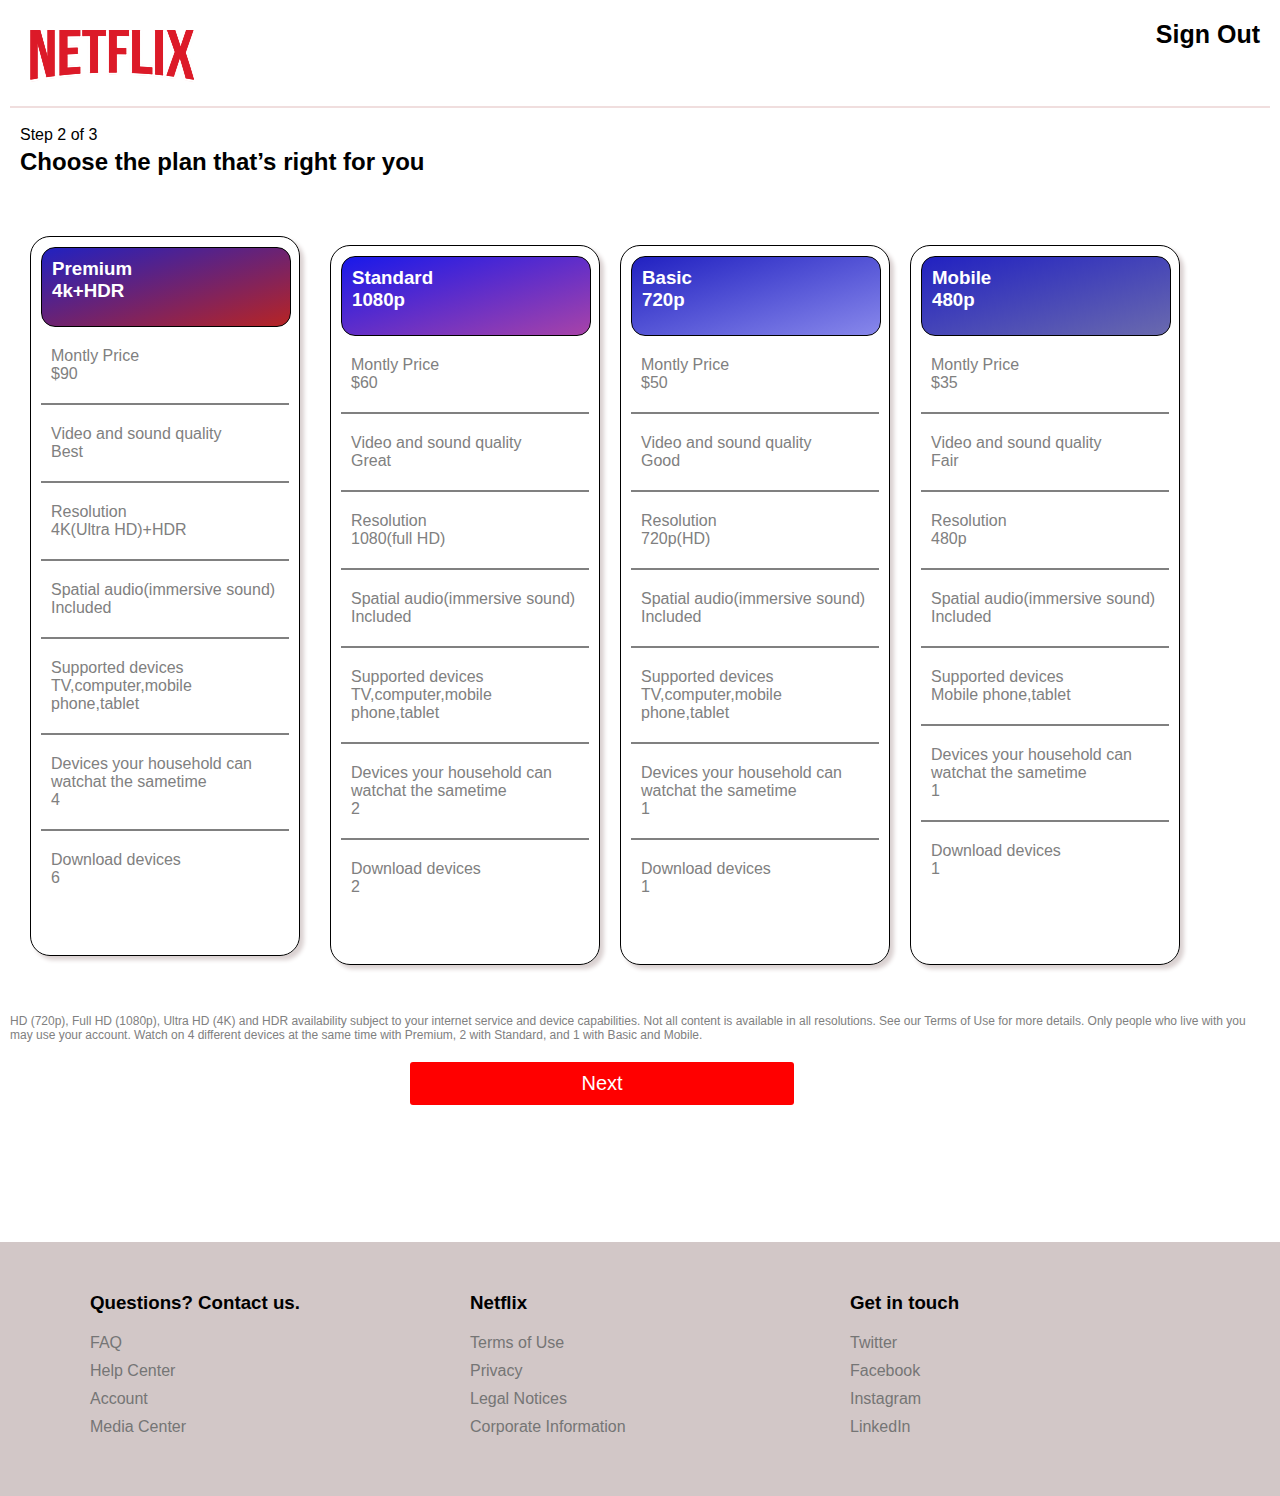
<file: plan2.html>
<!DOCTYPE html>
<html lang="en">
  <head>
    <meta charset="UTF-8" />
    <meta name="viewport" content="width=device-width, initial-scale=1.0" />
    <title>Document</title>
    <link rel="stylesheet" href="plan2.css" />
  </head>
  <body>
    <div class="header">
      <h1>Sign Out</h1>
      <img src="4e2ebf4e4ffc2702e5180b8f2e97400c.png" />
    </div>
    <br />
    <br />
    <div class="border"></div><br>
    <div class="text">
      <p>Step 2 of 3</p>
      <br /><br></br>
      <h2>Choose the plan that’s right for you</h2>
    </div>

    <!--plans-->

    <div class="plan">
      <div class="gradient">
        <h3>Premium<br />4k+HDR</h3>
      </div>

      <p>Montly Price<br />$90</p>

      <div class="borderp"></div>
      <p>Video and sound quality<br />Best</p>
      <div class="borderp"></div>
      <p>Resolution<br />4K(Ultra HD)+HDR</p>
      <div class="borderp"></div>
      <p>Spatial audio(immersive sound)<br />Included</p>
      <div class="borderp"></div>
      <p>Supported devices<br />TV,computer,mobile phone,tablet</p>
      <div class="borderp"></div>
      <p>Devices your household can watchat the sametime<br />4</p>
      <div class="borderp"></div>
      <p>Download devices<br />6</p>
    </div>

    <!--box 2-->
    <div class="box2">
      <div class="inside">
        <h3>Standard<br />1080p</h3>
      </div>

      <p>Montly Price<br />$60</p>
      <div class="borderp"></div>
      <p>Video and sound quality<br />Great</p>
      <div class="borderp"></div>
      <p>Resolution<br />1080(full HD)</p>
      <div class="borderp"></div>
      <p>Spatial audio(immersive sound)<br />Included</p>
      <div class="borderp"></div>
      <p>Supported devices<br />TV,computer,mobile phone,tablet</p>
      <div class="borderp"></div>
      <p>Devices your household can watchat the sametime<br />2</p>
      <div class="borderp"></div>
      <p>Download devices<br />2</p>
    </div>

    <!--box 3-->
    <div class="box3">
      <div class="innerbox">
        <h3>Basic<br />720p</h3>
      </div>

      <p>Montly Price<br />$50</p>
      <div class="borderp"></div>
      <p>Video and sound quality<br />Good</p>
      <div class="borderp"></div>
      <p>
        Resolution<br />
        720p(HD)
      </p>
      <div class="borderp"></div>
      <p>Spatial audio(immersive sound)<br />Included</p>
      <div class="borderp"></div>
      <p>Supported devices<br />TV,computer,mobile phone,tablet</p>
      <div class="borderp"></div>
      <p>Devices your household can watchat the sametime<br />1</p>
      <div class="borderp"></div>
      <p>Download devices<br />1</p>
    </div>

    <!--box 4-->
    <div class="box4">
      <div class="inbox">
        <h3>Mobile<br />480p</h3>
      </div>

      <p>Montly Price<br />$35</p>
      <div class="borderp"></div>
      <p>Video and sound quality<br />Fair</p>
      <div class="borderp"></div>
      <p>Resolution<br />480p</p>
      <div class="borderp"></div>
      <p>Spatial audio(immersive sound)<br />Included</p>
      <div class="borderp"></div>
      <p>Supported devices<br />Mobile phone,tablet</p>
      <div class="borderp"></div>
      <p>Devices your household can watchat the sametime<br />1</p>
      <div class="borderp"></div>
      <p>Download devices<br />1</p>
    </div>



    <br><br><br><br><br><br>
    <div class="para">
    <p>HD (720p), Full HD (1080p), Ultra HD (4K) and HDR availability subject to your internet service and device capabilities. Not all content is available in all resolutions. See our Terms of Use for more details.
Only people who live with you may use your account. Watch on 4 different devices at the same time with Premium, 2 with Standard, and 1 with Basic and Mobile.</p>

    </div>
     

    <div class="button">
      <button onclick="document.location='payment.html'">Next</button>
    </div>















    <!--footer-->
    <footer>
      <div class="footer-wrapper">
        <div class="footer-column">
          <h3>Questions? Contact us.</h3>
          <ul>
            <li><a href="#">FAQ</a></li>
            <li><a href="#">Help Center</a></li>
            <li><a href="#">Account</a></li>
            <li><a href="#">Media Center</a></li>
          </ul>
        </div>
        <div class="footer-column">
          <h3>Netflix</h3>
          <ul>
            <li><a href="#">Terms of Use</a></li>
            <li><a href="#">Privacy</a></li>
            <li><a href="#">Legal Notices</a></li>
            <li><a href="#">Corporate Information</a></li>
          </ul>
        </div>
        <div class="footer-column">
          <h3>Get in touch</h3>
          <ul>
            <li><a href="#">Twitter</a></li>
            <li><a href="#">Facebook</a></li>
            <li><a href="#">Instagram</a></li>
            <li><a href="#">LinkedIn</a></li>
          </ul>
        </div>
      </div>
    </footer>
  </body>
</html>
</file>
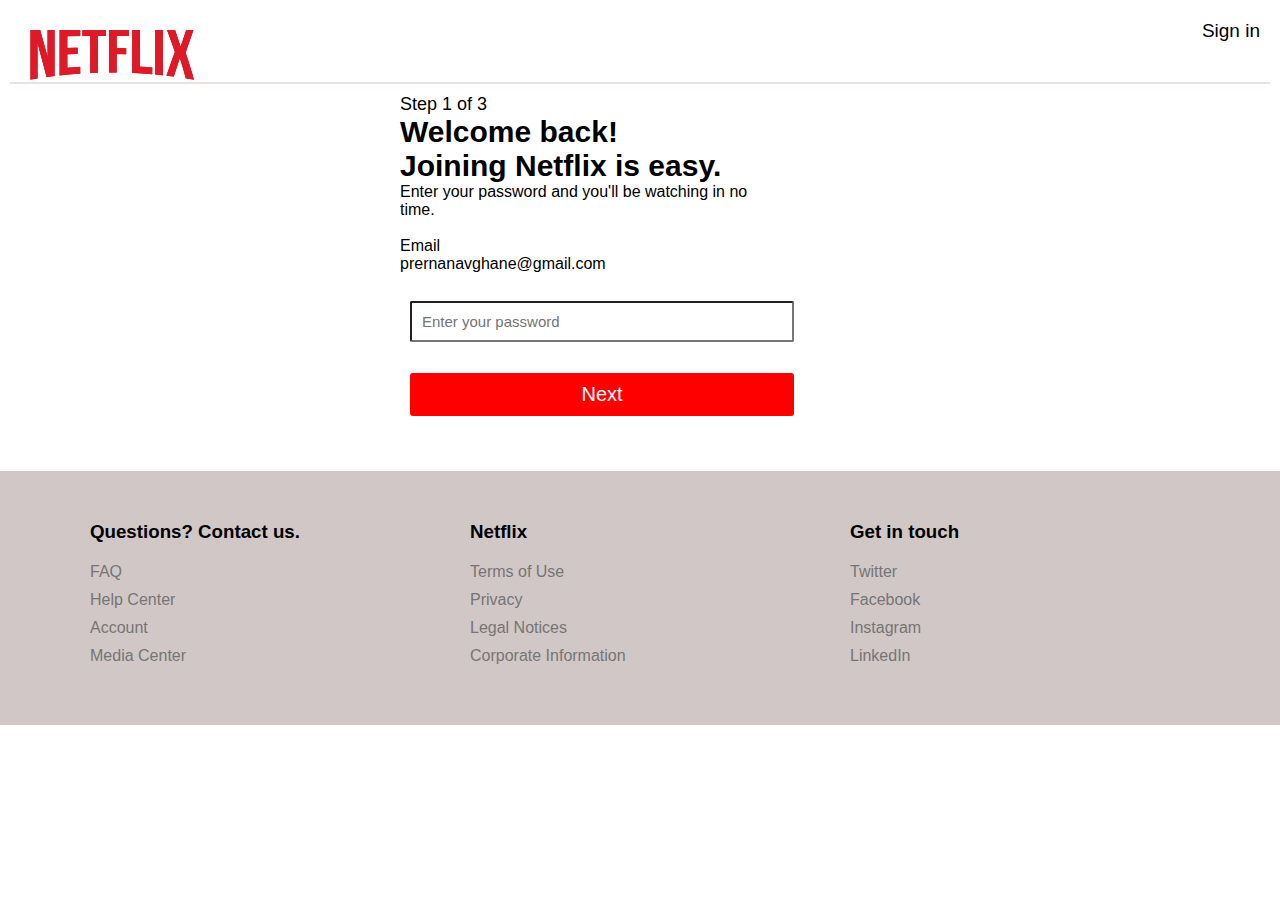
<file: sign in.html>
<!DOCTYPE html>
<html lang="en">
  <head>
    <meta charset="UTF-8" />
    <meta name="viewport" content="width=device-width, initial-scale=1.0" />
    <title>Document</title>
    <link rel="stylesheet" href="sign.css" />
  </head>
  <body>
    <div class="header">
      <a href="sign in">Sign in</a>
      <img src="4e2ebf4e4ffc2702e5180b8f2e97400c.png" />
    </div>
    <br />
    <br />
    <br />
    <br />
    <div class="border"></div>

    <!--content-->

    <div class="steps">
      <p>Step 1 of 3</p>
      <h1>Welcome back! <br />Joining Netflix is easy.</h1>
    </div>
    <div class="text">
      <p>
        Enter your password and you'll be watching in no<br />
        time.
      </p>
    </div>
    <br />
    <!--input text-->
    <div class="input">
      <p>Email</p>
      <p>prernanavghane@gmail.com</p>
      <br />
    </div>

    <!--password text-->
    <form class="signin">
      <input type="password" placeholder="Enter your password" required />
      <br />
      <br />
      <br />
      <br />

      <button onclick="document.location='plan.html'">Next</button>
    </form>
    <br />

    <!--footer-->
    <footer>
      <div class="footer-wrapper">
        <div class="footer-column">
          <h3>Questions? Contact us.</h3>
          <ul>
            <li><a href="#">FAQ</a></li>
            <li><a href="#">Help Center</a></li>
            <li><a href="#">Account</a></li>
            <li><a href="#">Media Center</a></li>
          </ul>
        </div>
        <div class="footer-column">
          <h3>Netflix</h3>
          <ul>
            <li><a href="#">Terms of Use</a></li>
            <li><a href="#">Privacy</a></li>
            <li><a href="#">Legal Notices</a></li>
            <li><a href="#">Corporate Information</a></li>
          </ul>
        </div>
        <div class="footer-column">
          <h3>Get in touch</h3>
          <ul>
            <li><a href="#">Twitter</a></li>
            <li><a href="#">Facebook</a></li>
            <li><a href="#">Instagram</a></li>
            <li><a href="#">LinkedIn</a></li>
          </ul>
        </div>
      </div>
    </footer>
  </body>
</html>
</file>
<file: plan2.css>
.header h1{
    float:  right;
      margin: 10px;
      padding: 10px;
      text-decoration: none;
      color: black;
      font-size: 25px;

  
  }
  .header img{
      float: left;
      position: absolute;
      margin: 10px;
      padding: 10px;
      
  }
  .border{
      border: 1px solid rgb(240, 222, 222);
      position: relative;
      margin: 10px;
      padding: 0;
      left: 0;
      right: 0;
      top: 60px;
  }
  .text p{
    position: relative;
    font-family: Verdana, Geneva, Tahoma, sans-serif;
    left: 20px;
    top: 50px;
  }
  
    
  .text h2{
    font-family: Verdana, Geneva, Tahoma, sans-serif;
    position: relative;
    left: 20px;
  }
 

                                    /*box number 1*/
  .plan{
    height: 720px;
    width: 270px;
    background-color: wjite;
    border: 1px solid black;
    border-radius: 20px;
    position: relative;
    top: 60px;
    left: 30px;
    box-shadow: 4px 4px 4px rgb(218, 209, 209);

  }

  .gradient{
    height: 80px;
    width: 250px;
    border: 1px solid black;
    border-radius: 14px;
    background-image: linear-gradient(to bottom right ,rgb(33, 33, 193),rgb(183, 36, 36));
    position: relative;
    margin: 10px;
    padding: 10px;

  }

  .plan p{
    color:gray;
    margin: 10px;
    padding: 10px;
    font-family: Verdana, Geneva, Tahoma, sans-serif;

  }
  

  .borderp{
    border: 1px solid gray;
    margin: 10px;
    
    
  }
  
                                     /*box number 2*/
  .box2{
    height: 720px;
    width: 270px;
    background-color: wjite;
    border: 1px solid black;
    border-radius: 20px;
    position:absolute;
    top: 245px;
    left: 330px;
    box-shadow: 4px 4px 4px rgb(218, 209, 209);

  }
  .inside{
    height: 80px;
    width: 250px;
    border: 1px solid black;
    border-radius: 14px;
    background-image: linear-gradient(to bottom right ,rgb(25, 25, 234),rgb(168, 67, 168));
    position: relative;
    margin: 10px;
    padding: 10px;
  }
  .box2 p{
    color:gray;
    margin: 10px;
    padding: 10px;
    font-family: Verdana, Geneva, Tahoma, sans-serif;
  }

  .borderp{
    border: 1px solid gray;
    margin: 10px;
  }
     

                                   /*box number 3*/


  .box3{

    height: 720px;
    width: 270px;
    background-color: wjite;
    border: 1px solid black;
    border-radius: 20px;
    position:absolute;
    top: 245px;
    left: 620px;
    box-shadow: 4px 4px 4px rgb(218, 209, 209);


  }
  

  .innerbox{
    height: 80px;
    width: 250px;
    border: 1px solid black;
    border-radius: 14px;
    background-image: linear-gradient(to bottom right ,rgb(33, 33, 193),rgb(136, 136, 235));
    position: relative;
    margin: 10px;
    padding: 10px;

  }
  .box3 p{
    color:gray;
    margin: 10px;
    padding: 10px;
    font-family: Verdana, Geneva, Tahoma, sans-serif;
  }

  .borderp{
    border: 1px solid gray;
    margin: 10px;
  }


                                 /*box number 4*/

  
  .box4{
    
  height: 720px;
  width: 270px;
  background-color: wjite;
  border: 1px solid black;
  border-radius: 20px;
  position:absolute;
  top: 245px;
  left: 910px;
  box-shadow: 4px 4px 4px rgb(218, 209, 209);

  }
  .inbox{
    height: 80px;
    width: 250px;
    border: 1px solid black;
    border-radius: 14px;
    background-image: linear-gradient(to bottom right ,rgb(33, 33, 193),rgb(106, 106, 174));
    position: relative;
    margin: 10px;
    padding: 10px;

  }
  .box4 p{
    color:gray;
    margin: 10px;
    padding: 10px;
    font-family: Verdana, Geneva, Tahoma, sans-serif;
  }

  .borderp{
    border: 1px solid gray;
    margin: 10px;
  }

    
                    /*text inside the boxes*/

    .gradient h3{
      color: white;
      font-family: Verdana, Geneva, Tahoma, sans-serif;
    }         
    
    
             /*box 2*/

    .inside h3{

      color: white;
      font-family: Verdana, Geneva, Tahoma, sans-serif;
    }

               /*box 3*/

    .innerbox h3{
               color: white;
               font-family: Verdana, Geneva, Tahoma, sans-serif;
      
    }    
               /*box 48*/
               
    .inbox h3{
      color: white;
      font-family: Verdana, Geneva, Tahoma, sans-serif;
    }           

      .para{
          color: gray;
          margin: 10px;
          font-size: 12px;
      }

     .button button{
        background-color: red;
        margin: 10px;
        padding: 10px;
        border: 1px;
        flex: 0.2;
        border-radius: 3px;
        width: 30%;
        color: white;
        font-size: 20px;
        text-decoration: none;
        position: absolute;
        left: 400px;
      }

                               /*footer*/


       
.footer{
  background-color: rgb(133, 107, 107);
  position: relative;
  top: 190px;

}
.footer td{
  color: white;
  column-gap: 20px;
}


*{
  margin: 0;
  padding: 0;
  box-sizing: border-box;
}

body {
  font-family: Arial, sans-serif;
}

footer {
  background-color:rgb(210, 199, 199);
  color: black;
  padding: 50px 0;
  position: relative;
  top: 190px;
}

.footer-wrapper {
  max-width: 1100px;
  margin: 0 auto;
  display: flex;
  justify-content: space-between;
}

.footer-column {
  flex: 1;
  margin-right: 40px;
}

.footer-column:last-child {
  margin-right: 0;
}

.footer-column h3 {
  margin-bottom: 20px;
}

.footer-column ul {
  list-style: none;
}

.footer-column ul li {
  margin-bottom: 10px;
}

.footer-column ul li a {
  text-decoration: none;
  color: #757575;
}

.footer-column ul li a:hover {
  color: #fff;
}
</file>
<file: sign.css>
.header a{
  float:  right;
    margin: 10px;
    padding: 10px;
    text-decoration: none;
    color: black;
    font-size: 19px;

}

.header img{
    float: left;
    position: absolute;
    margin: 10px;
    padding: 10px;
    
}
.border{
    border: 1px solid rgb(240, 222, 222);
    position: relative;
    margin: 10px;
    padding: 0;
    left: 0;
    right: 0;
   
}
.steps h1{
    
     color: black;
     font-size: 30px;
     font-family: Verdana, Geneva, Tahoma, sans-serif;
     text-align: left;
     position: relative;
     left: 400px;

}
.steps p{
    font-size: 18px;
    color: black;
    font-family: Verdana, Geneva, Tahoma, sans-serif;
    text-align: left;
    position: relative;
    left: 400px;
}

.input{
    text-align: left;
    position: relative;
    left: 400px;
    font-family: Verdana, Geneva, Tahoma, sans-serif;
    
    
}
.text{
    text-align: left;
    position: relative;
    left: 400px;
    font-family: Verdana, Geneva, Tahoma, sans-serif;
}
.signin input{
    text-align: left;
    position: absolute;
    left: 400px;
    border-radius: 2px;
    padding: 10px;
    margin: 10px;
    flex: 1;
    font-size: 15px;
    width: 30%;
}
.signin button{
  background-color: red;
  margin: 10px;
  padding: 10px;
  border: 1px;
  flex: 0.2;
  border-radius: 3px;
  width: 30%;
  color: white;
  font-size: 20px;
  text-decoration: none;
  position: absolute;
  left: 400px;
}

.signin a{
    position: relative;
    left: 400px;
    text-decoration: none;
    overflow: hidden;
   
    
}

.footer{
    background-color: rgb(133, 107, 107);
    position: relative;
    top: 90px;

}
.footer td{
    color: white;
    column-gap: 20px;
}


*{
    margin: 0;
    padding: 0;
    box-sizing: border-box;
  }
  
  body {
    font-family: Arial, sans-serif;
  }
  
  footer {
    background-color:rgb(210, 199, 199);
    color: black;
    padding: 50px 0;
    position: relative;
    top: 90px;
  }
  
  .footer-wrapper {
    max-width: 1100px;
    margin: 0 auto;
    display: flex;
    justify-content: space-between;
  }
  
  .footer-column {
    flex: 1;
    margin-right: 40px;
  }
  
  .footer-column:last-child {
    margin-right: 0;
  }
  
  .footer-column h3 {
    margin-bottom: 20px;
  }
  
  .footer-column ul {
    list-style: none;
  }
  
  .footer-column ul li {
    margin-bottom: 10px;
  }
  
  .footer-column ul li a {
    text-decoration: none;
    color: #757575;
  }
  
  .footer-column ul li a:hover {
    color: #fff;
  }
</file>
